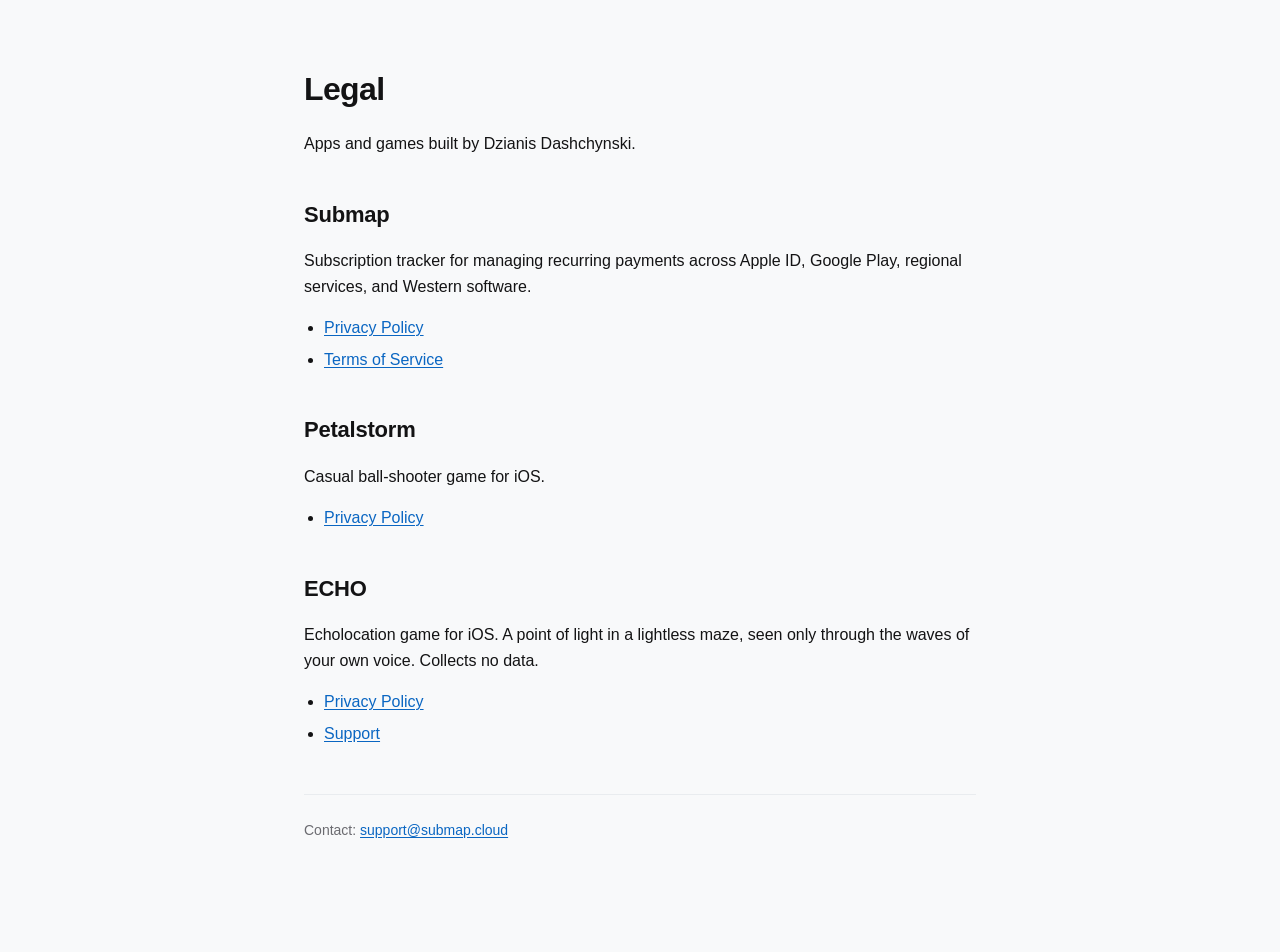
<file: index.html>
<!doctype html>
<html lang="en">
  <head>
    <meta charset="utf-8" />
    <meta name="viewport" content="width=device-width, initial-scale=1" />
    <title>Legal — Dzianis Dashchynski</title>
    <link rel="stylesheet" href="/style.css" />
  </head>
  <body>
    <main>
      <h1>Legal</h1>
      <p>
        Apps and games built by Dzianis Dashchynski.
      </p>

      <h2>Submap</h2>
      <p>
        Subscription tracker for managing recurring payments across Apple
        ID, Google Play, regional services, and Western software.
      </p>
      <ul>
        <li><a href="/privacy/">Privacy Policy</a></li>
        <li><a href="/terms/">Terms of Service</a></li>
      </ul>

      <h2>Petalstorm</h2>
      <p>
        Casual ball-shooter game for iOS.
      </p>
      <ul>
        <li><a href="/petalstorm/privacy/">Privacy Policy</a></li>
      </ul>

      <h2>ECHO</h2>
      <p>
        Echolocation game for iOS. A point of light in a lightless maze,
        seen only through the waves of your own voice. Collects no data.
      </p>
      <ul>
        <li><a href="/echo/privacy/">Privacy Policy</a></li>
        <li><a href="/echo/support/">Support</a></li>
      </ul>

      <p class="contact">
        Contact: <a href="mailto:support@submap.cloud">support@submap.cloud</a>
      </p>
    </main>
  </body>
</html>
</file>
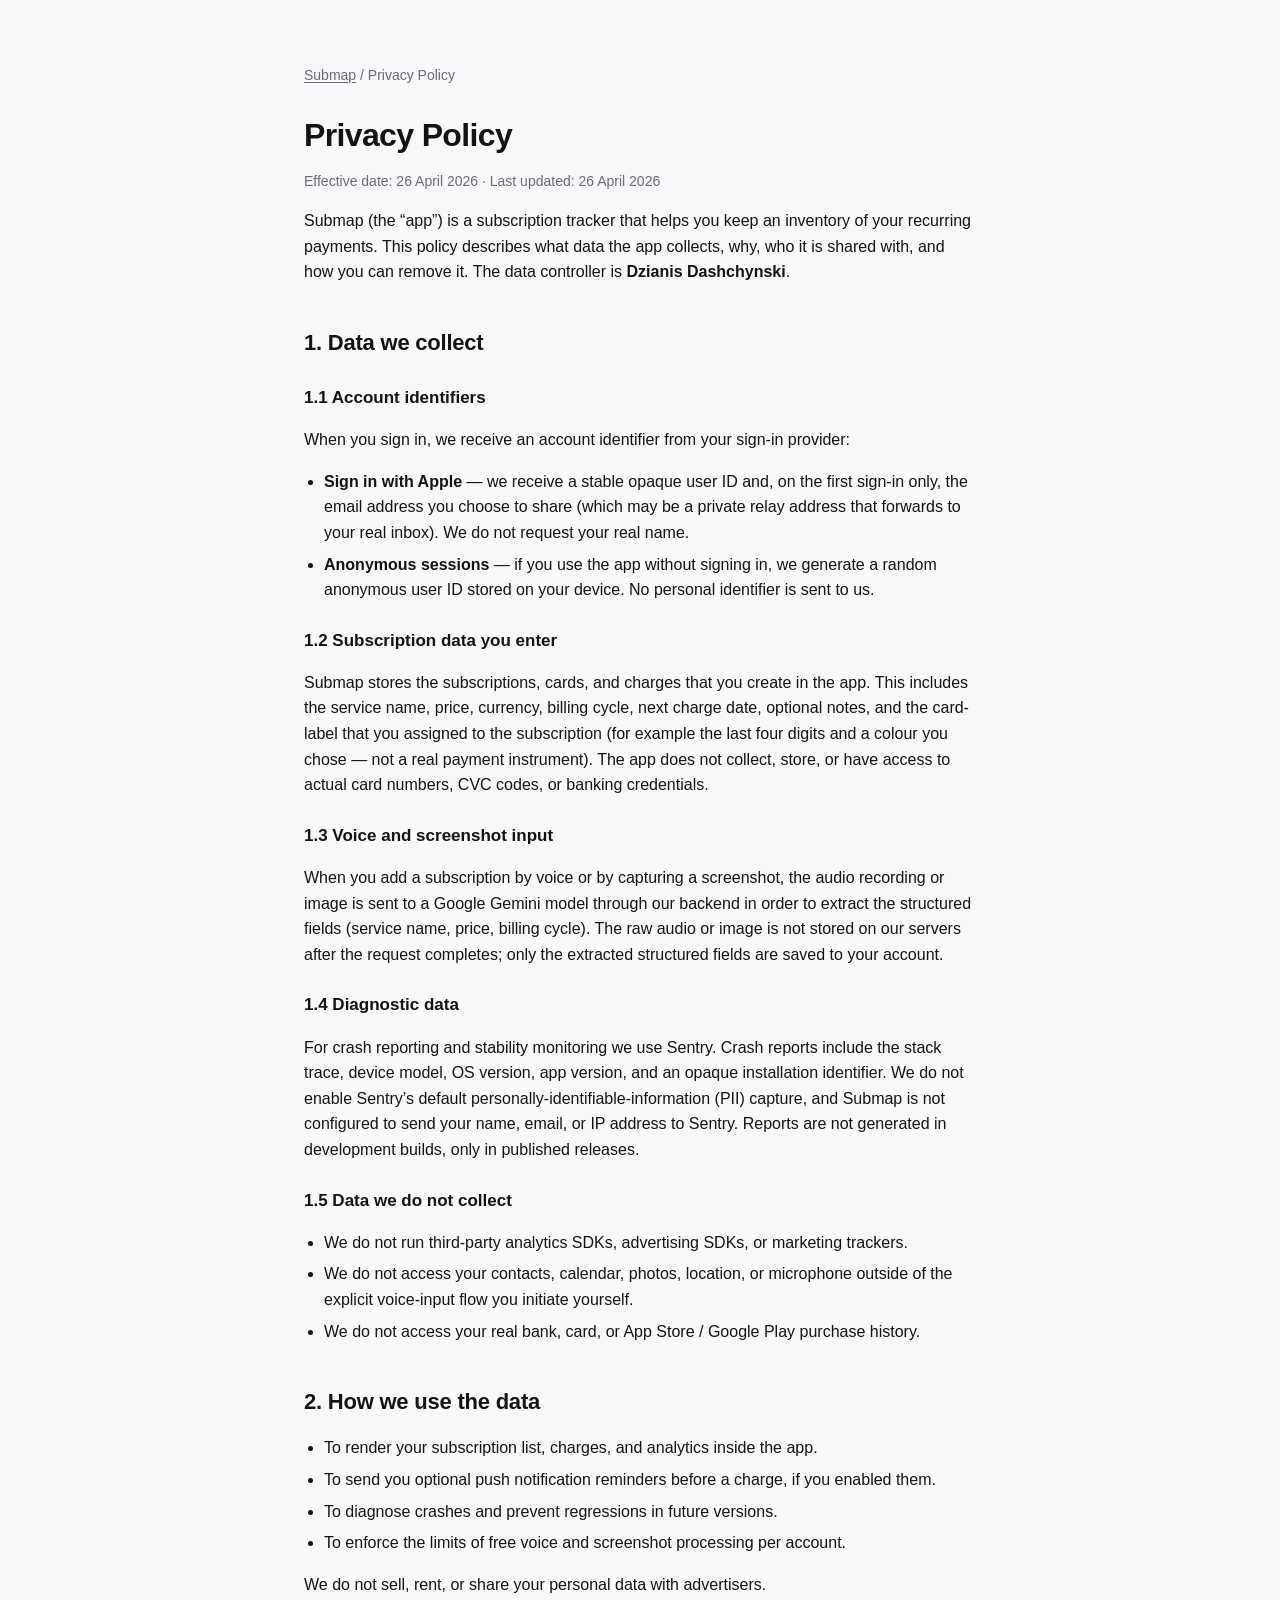
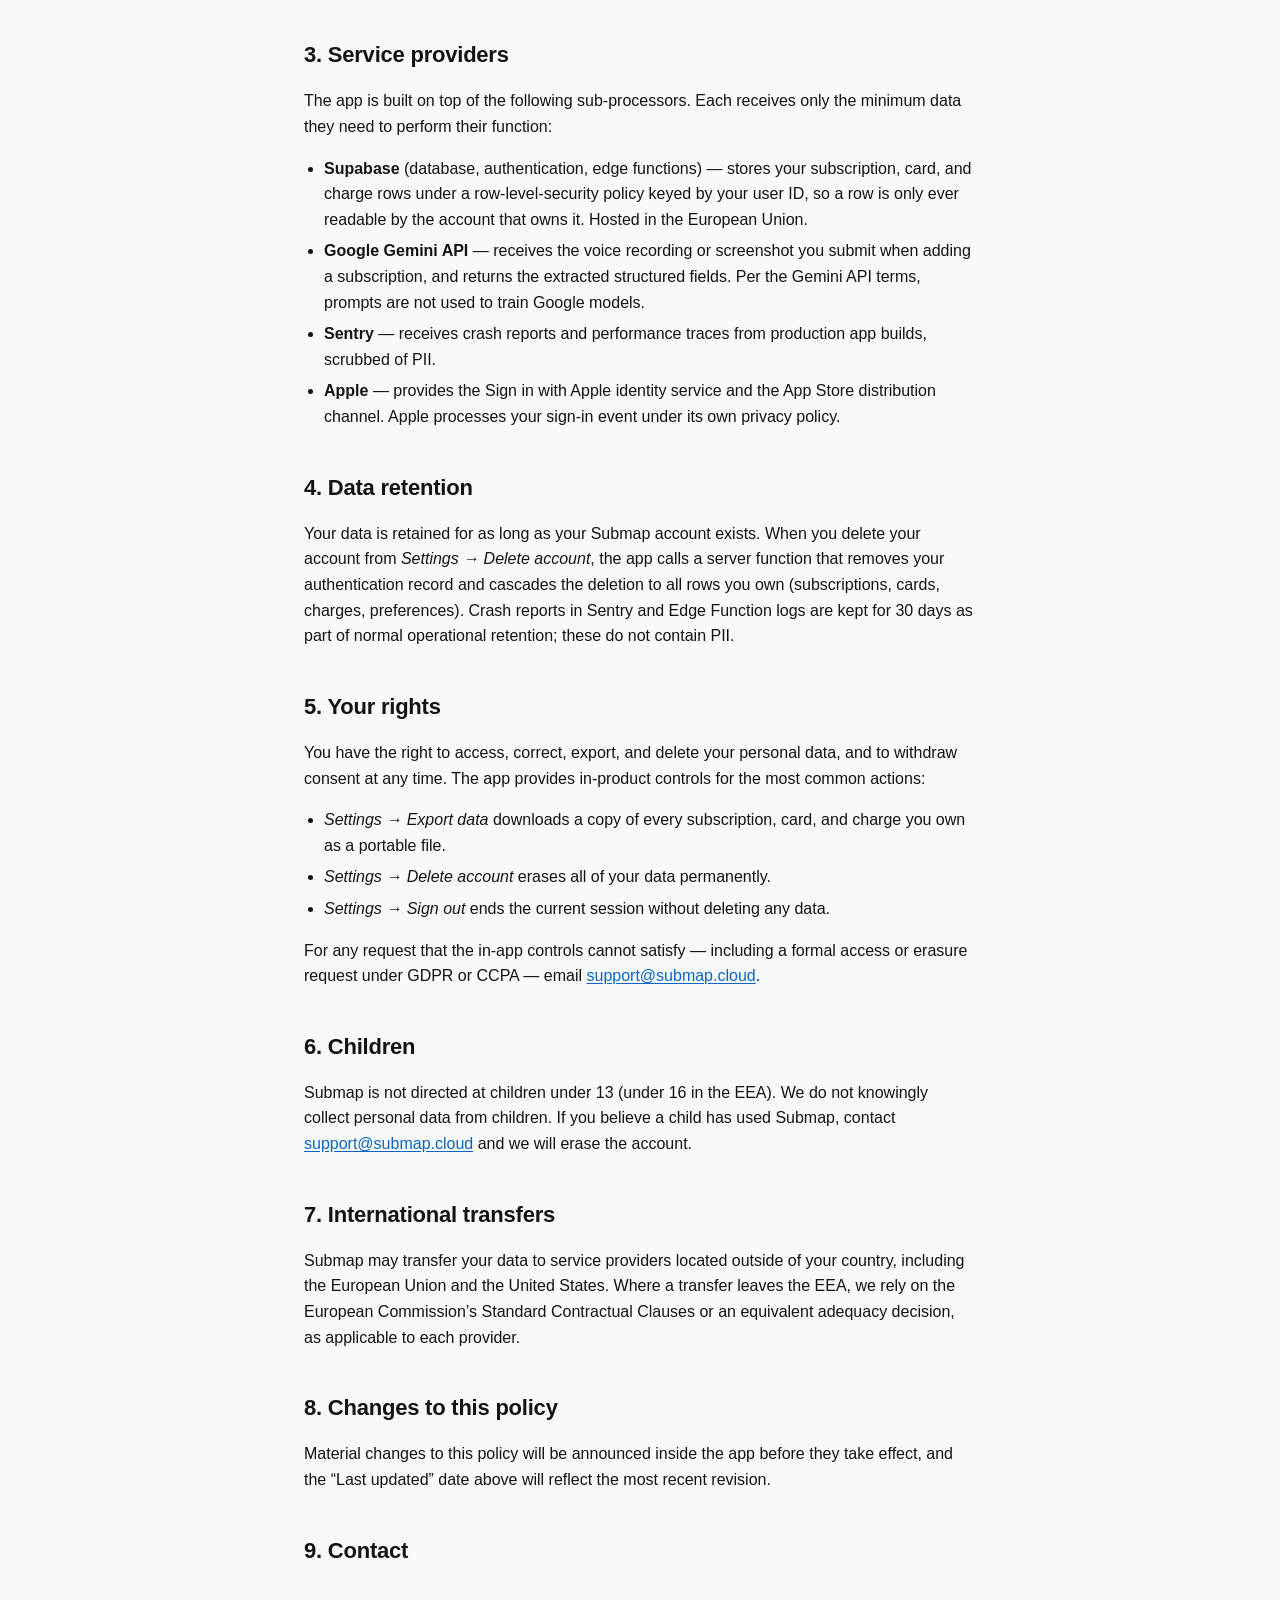
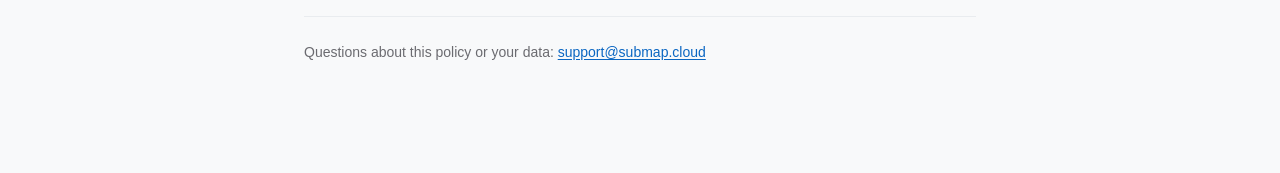
<file: privacy/index.html>
<!doctype html>
<html lang="en">
  <head>
    <meta charset="utf-8" />
    <meta name="viewport" content="width=device-width, initial-scale=1" />
    <title>Privacy Policy — Submap</title>
    <link rel="stylesheet" href="/style.css" />
  </head>
  <body>
    <main>
      <nav class="crumbs"><a href="/">Submap</a> / Privacy Policy</nav>
      <h1>Privacy Policy</h1>
      <p class="meta">Effective date: 26 April 2026 · Last updated: 26 April 2026</p>

      <p>
        Submap (the &ldquo;app&rdquo;) is a subscription tracker that helps
        you keep an inventory of your recurring payments. This policy
        describes what data the app collects, why, who it is shared with,
        and how you can remove it. The data controller is
        <strong>Dzianis Dashchynski</strong>.
      </p>

      <h2>1. Data we collect</h2>

      <h3>1.1 Account identifiers</h3>
      <p>
        When you sign in, we receive an account identifier from your sign-in
        provider:
      </p>
      <ul>
        <li>
          <strong>Sign in with Apple</strong> &mdash; we receive a stable
          opaque user ID and, on the first sign-in only, the email address
          you choose to share (which may be a private relay address that
          forwards to your real inbox). We do not request your real name.
        </li>
        <li>
          <strong>Anonymous sessions</strong> &mdash; if you use the app
          without signing in, we generate a random anonymous user ID stored
          on your device. No personal identifier is sent to us.
        </li>
      </ul>

      <h3>1.2 Subscription data you enter</h3>
      <p>
        Submap stores the subscriptions, cards, and charges that you create
        in the app. This includes the service name, price, currency,
        billing cycle, next charge date, optional notes, and the
        card-label that you assigned to the subscription (for example the
        last four digits and a colour you chose &mdash; not a real payment
        instrument). The app does not collect, store, or have access to
        actual card numbers, CVC codes, or banking credentials.
      </p>

      <h3>1.3 Voice and screenshot input</h3>
      <p>
        When you add a subscription by voice or by capturing a screenshot,
        the audio recording or image is sent to a Google Gemini model
        through our backend in order to extract the structured fields
        (service name, price, billing cycle). The raw audio or image is
        not stored on our servers after the request completes; only the
        extracted structured fields are saved to your account.
      </p>

      <h3>1.4 Diagnostic data</h3>
      <p>
        For crash reporting and stability monitoring we use Sentry. Crash
        reports include the stack trace, device model, OS version, app
        version, and an opaque installation identifier. We do not enable
        Sentry&rsquo;s default personally-identifiable-information (PII)
        capture, and Submap is not configured to send your name, email,
        or IP address to Sentry. Reports are not generated in development
        builds, only in published releases.
      </p>

      <h3>1.5 Data we do not collect</h3>
      <ul>
        <li>We do not run third-party analytics SDKs, advertising SDKs, or marketing trackers.</li>
        <li>We do not access your contacts, calendar, photos, location, or microphone outside of the explicit voice-input flow you initiate yourself.</li>
        <li>We do not access your real bank, card, or App Store / Google Play purchase history.</li>
      </ul>

      <h2>2. How we use the data</h2>
      <ul>
        <li>To render your subscription list, charges, and analytics inside the app.</li>
        <li>To send you optional push notification reminders before a charge, if you enabled them.</li>
        <li>To diagnose crashes and prevent regressions in future versions.</li>
        <li>To enforce the limits of free voice and screenshot processing per account.</li>
      </ul>
      <p>
        We do not sell, rent, or share your personal data with advertisers.
      </p>

      <h2>3. Service providers</h2>
      <p>
        The app is built on top of the following sub-processors. Each
        receives only the minimum data they need to perform their function:
      </p>
      <ul>
        <li>
          <strong>Supabase</strong> (database, authentication, edge
          functions) &mdash; stores your subscription, card, and charge
          rows under a row-level-security policy keyed by your user ID,
          so a row is only ever readable by the account that owns it.
          Hosted in the European Union.
        </li>
        <li>
          <strong>Google Gemini API</strong> &mdash; receives the voice
          recording or screenshot you submit when adding a subscription,
          and returns the extracted structured fields. Per the Gemini API
          terms, prompts are not used to train Google models.
        </li>
        <li>
          <strong>Sentry</strong> &mdash; receives crash reports and
          performance traces from production app builds, scrubbed of PII.
        </li>
        <li>
          <strong>Apple</strong> &mdash; provides the Sign in with Apple
          identity service and the App Store distribution channel. Apple
          processes your sign-in event under its own privacy policy.
        </li>
      </ul>

      <h2>4. Data retention</h2>
      <p>
        Your data is retained for as long as your Submap account exists.
        When you delete your account from
        <em>Settings → Delete account</em>, the app calls a server
        function that removes your authentication record and cascades the
        deletion to all rows you own (subscriptions, cards, charges,
        preferences). Crash reports in Sentry and Edge Function logs are
        kept for 30 days as part of normal operational retention; these
        do not contain PII.
      </p>

      <h2>5. Your rights</h2>
      <p>
        You have the right to access, correct, export, and delete your
        personal data, and to withdraw consent at any time. The app
        provides in-product controls for the most common actions:
      </p>
      <ul>
        <li><em>Settings → Export data</em> downloads a copy of every subscription, card, and charge you own as a portable file.</li>
        <li><em>Settings → Delete account</em> erases all of your data permanently.</li>
        <li><em>Settings → Sign out</em> ends the current session without deleting any data.</li>
      </ul>
      <p>
        For any request that the in-app controls cannot satisfy &mdash;
        including a formal access or erasure request under GDPR or
        CCPA &mdash; email
        <a href="mailto:support@submap.cloud">support@submap.cloud</a>.
      </p>

      <h2>6. Children</h2>
      <p>
        Submap is not directed at children under 13 (under 16 in the EEA).
        We do not knowingly collect personal data from children. If you
        believe a child has used Submap, contact
        <a href="mailto:support@submap.cloud">support@submap.cloud</a> and
        we will erase the account.
      </p>

      <h2>7. International transfers</h2>
      <p>
        Submap may transfer your data to service providers located outside
        of your country, including the European Union and the United
        States. Where a transfer leaves the EEA, we rely on the European
        Commission&rsquo;s Standard Contractual Clauses or an equivalent
        adequacy decision, as applicable to each provider.
      </p>

      <h2>8. Changes to this policy</h2>
      <p>
        Material changes to this policy will be announced inside the app
        before they take effect, and the &ldquo;Last updated&rdquo; date
        above will reflect the most recent revision.
      </p>

      <h2>9. Contact</h2>
      <p class="contact">
        Questions about this policy or your data:
        <a href="mailto:support@submap.cloud">support@submap.cloud</a>
      </p>
    </main>
  </body>
</html>
</file>
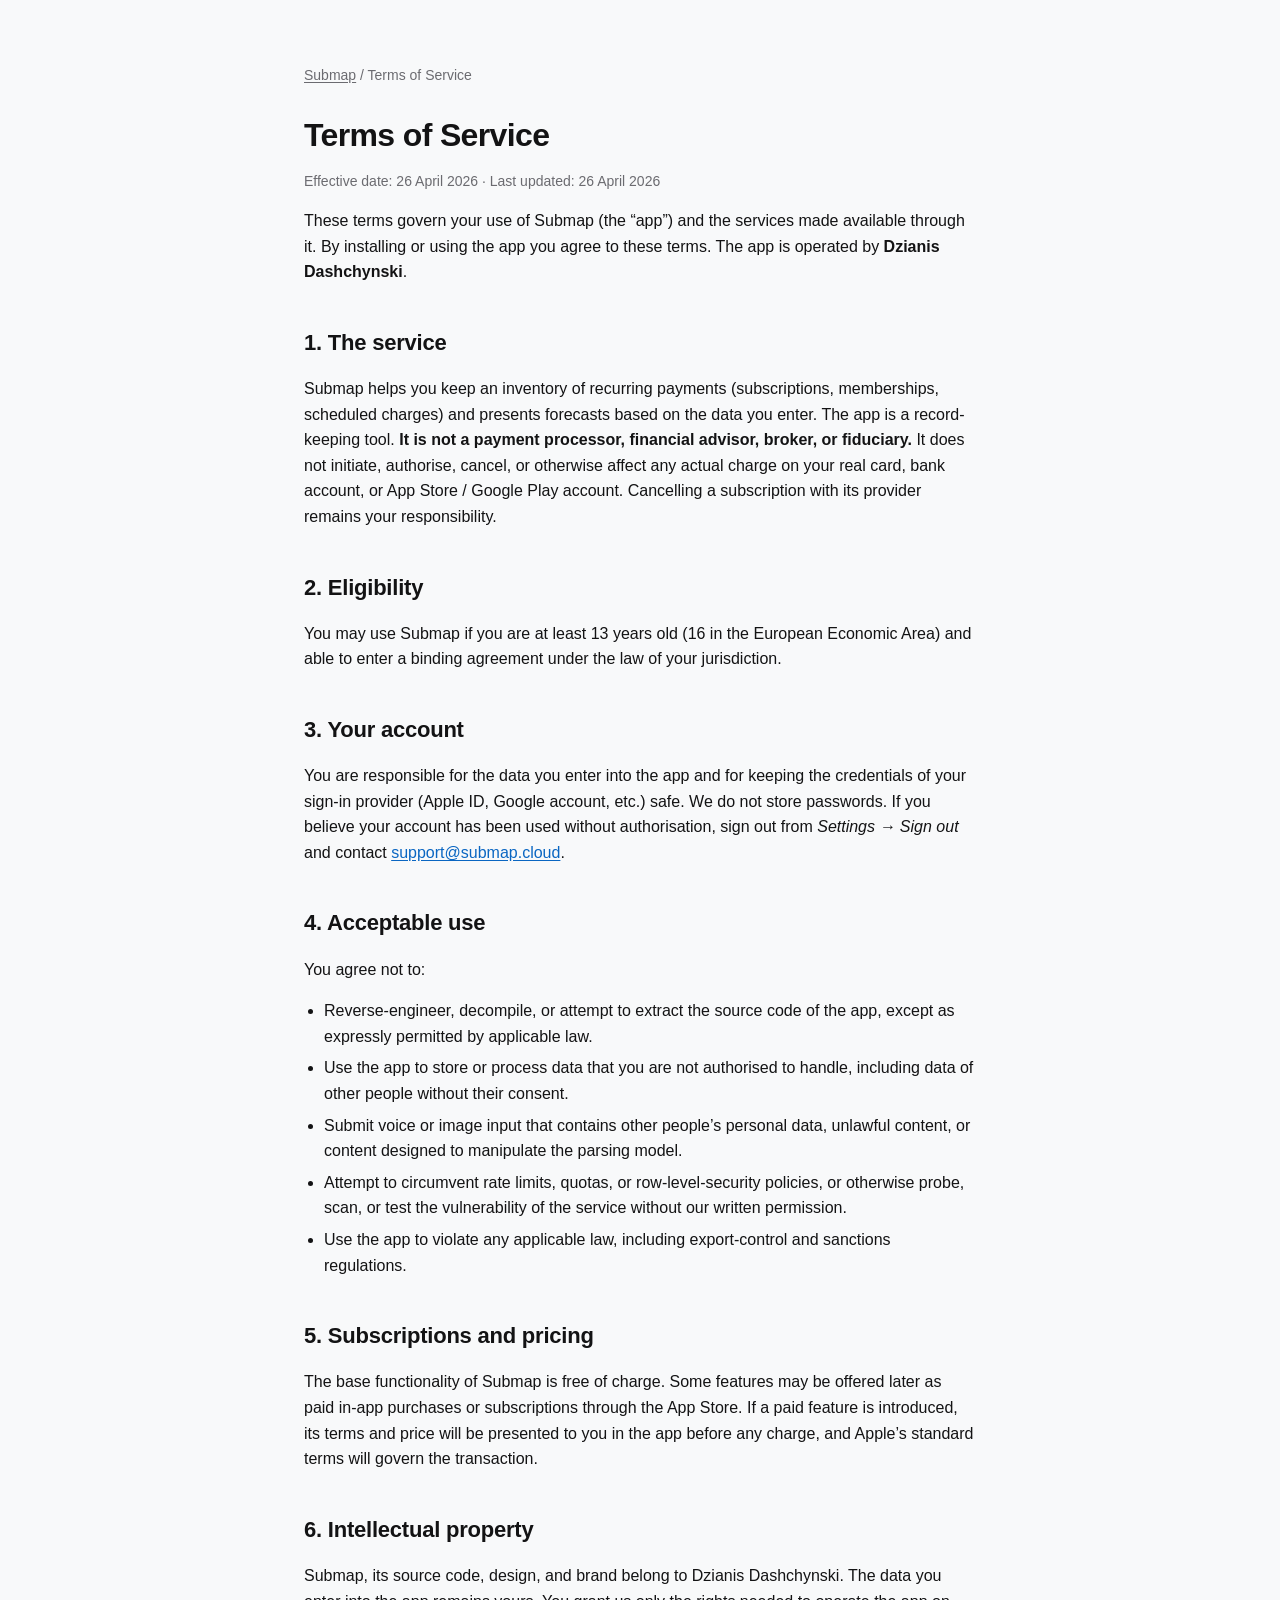
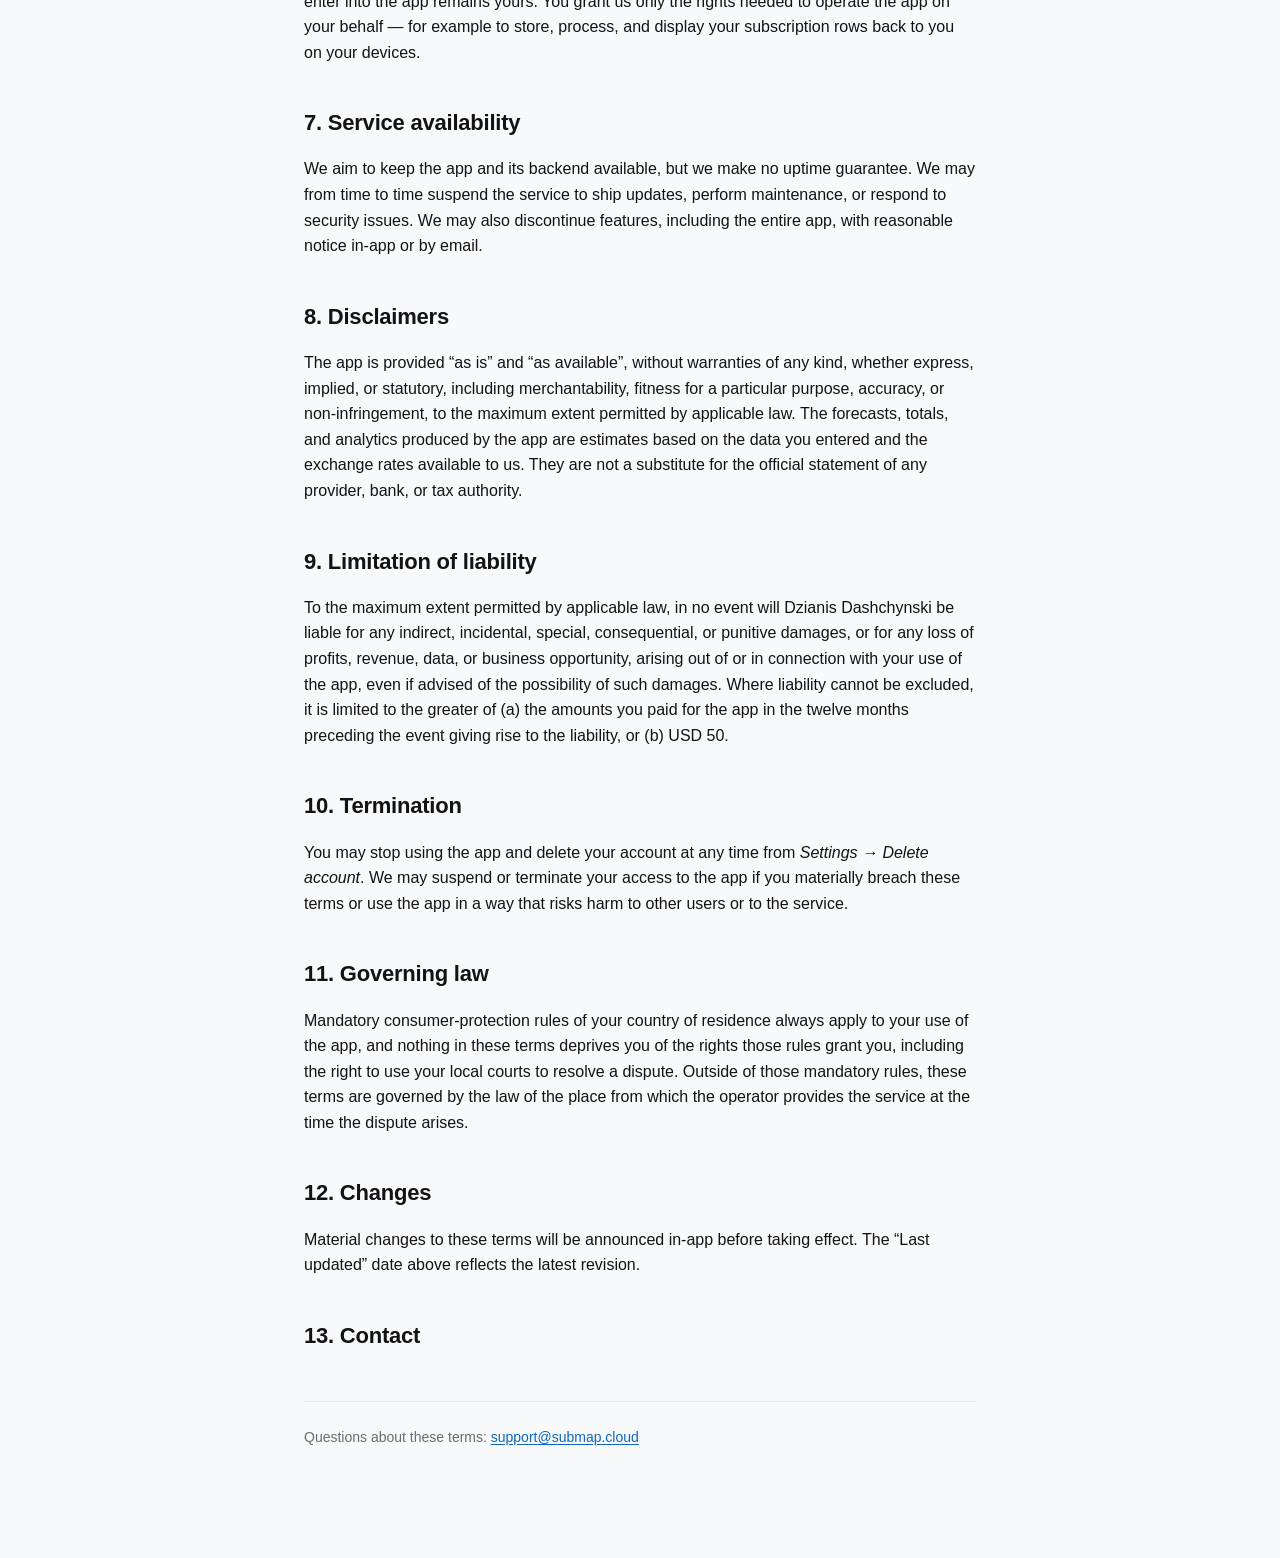
<file: terms/index.html>
<!doctype html>
<html lang="en">
  <head>
    <meta charset="utf-8" />
    <meta name="viewport" content="width=device-width, initial-scale=1" />
    <title>Terms of Service — Submap</title>
    <link rel="stylesheet" href="/style.css" />
  </head>
  <body>
    <main>
      <nav class="crumbs"><a href="/">Submap</a> / Terms of Service</nav>
      <h1>Terms of Service</h1>
      <p class="meta">Effective date: 26 April 2026 · Last updated: 26 April 2026</p>

      <p>
        These terms govern your use of Submap (the &ldquo;app&rdquo;) and
        the services made available through it. By installing or using the
        app you agree to these terms. The app is operated by
        <strong>Dzianis Dashchynski</strong>.
      </p>

      <h2>1. The service</h2>
      <p>
        Submap helps you keep an inventory of recurring payments
        (subscriptions, memberships, scheduled charges) and presents
        forecasts based on the data you enter. The app is a record-keeping
        tool. <strong>It is not a payment processor, financial advisor,
        broker, or fiduciary.</strong> It does not initiate, authorise,
        cancel, or otherwise affect any actual charge on your real card,
        bank account, or App Store / Google Play account. Cancelling a
        subscription with its provider remains your responsibility.
      </p>

      <h2>2. Eligibility</h2>
      <p>
        You may use Submap if you are at least 13 years old (16 in the
        European Economic Area) and able to enter a binding agreement
        under the law of your jurisdiction.
      </p>

      <h2>3. Your account</h2>
      <p>
        You are responsible for the data you enter into the app and for
        keeping the credentials of your sign-in provider (Apple ID,
        Google account, etc.) safe. We do not store passwords. If you
        believe your account has been used without authorisation, sign
        out from <em>Settings → Sign out</em> and contact
        <a href="mailto:support@submap.cloud">support@submap.cloud</a>.
      </p>

      <h2>4. Acceptable use</h2>
      <p>You agree not to:</p>
      <ul>
        <li>Reverse-engineer, decompile, or attempt to extract the source code of the app, except as expressly permitted by applicable law.</li>
        <li>Use the app to store or process data that you are not authorised to handle, including data of other people without their consent.</li>
        <li>Submit voice or image input that contains other people&rsquo;s personal data, unlawful content, or content designed to manipulate the parsing model.</li>
        <li>Attempt to circumvent rate limits, quotas, or row-level-security policies, or otherwise probe, scan, or test the vulnerability of the service without our written permission.</li>
        <li>Use the app to violate any applicable law, including export-control and sanctions regulations.</li>
      </ul>

      <h2>5. Subscriptions and pricing</h2>
      <p>
        The base functionality of Submap is free of charge. Some features
        may be offered later as paid in-app purchases or subscriptions
        through the App Store. If a paid feature is introduced, its terms
        and price will be presented to you in the app before any charge,
        and Apple&rsquo;s standard terms will govern the transaction.
      </p>

      <h2>6. Intellectual property</h2>
      <p>
        Submap, its source code, design, and brand belong to Dzianis
        Dashchynski. The data you enter into the app remains yours. You
        grant us only the rights needed to operate the app on your
        behalf &mdash; for example to store, process, and display your
        subscription rows back to you on your devices.
      </p>

      <h2>7. Service availability</h2>
      <p>
        We aim to keep the app and its backend available, but we make no
        uptime guarantee. We may from time to time suspend the service to
        ship updates, perform maintenance, or respond to security issues.
        We may also discontinue features, including the entire app, with
        reasonable notice in-app or by email.
      </p>

      <h2>8. Disclaimers</h2>
      <p>
        The app is provided &ldquo;as is&rdquo; and &ldquo;as
        available&rdquo;, without warranties of any kind, whether
        express, implied, or statutory, including merchantability,
        fitness for a particular purpose, accuracy, or non-infringement,
        to the maximum extent permitted by applicable law. The forecasts,
        totals, and analytics produced by the app are estimates based on
        the data you entered and the exchange rates available to us.
        They are not a substitute for the official statement of any
        provider, bank, or tax authority.
      </p>

      <h2>9. Limitation of liability</h2>
      <p>
        To the maximum extent permitted by applicable law, in no event
        will Dzianis Dashchynski be liable for any indirect, incidental,
        special, consequential, or punitive damages, or for any loss of
        profits, revenue, data, or business opportunity, arising out of
        or in connection with your use of the app, even if advised of the
        possibility of such damages. Where liability cannot be excluded,
        it is limited to the greater of (a) the amounts you paid for the
        app in the twelve months preceding the event giving rise to the
        liability, or (b) USD 50.
      </p>

      <h2>10. Termination</h2>
      <p>
        You may stop using the app and delete your account at any time
        from <em>Settings → Delete account</em>. We may suspend or
        terminate your access to the app if you materially breach these
        terms or use the app in a way that risks harm to other users or
        to the service.
      </p>

      <h2>11. Governing law</h2>
      <p>
        Mandatory consumer-protection rules of your country of residence
        always apply to your use of the app, and nothing in these terms
        deprives you of the rights those rules grant you, including the
        right to use your local courts to resolve a dispute. Outside of
        those mandatory rules, these terms are governed by the law of
        the place from which the operator provides the service at the
        time the dispute arises.
      </p>

      <h2>12. Changes</h2>
      <p>
        Material changes to these terms will be announced in-app before
        taking effect. The &ldquo;Last updated&rdquo; date above reflects
        the latest revision.
      </p>

      <h2>13. Contact</h2>
      <p class="contact">
        Questions about these terms:
        <a href="mailto:support@submap.cloud">support@submap.cloud</a>
      </p>
    </main>
  </body>
</html>
</file>
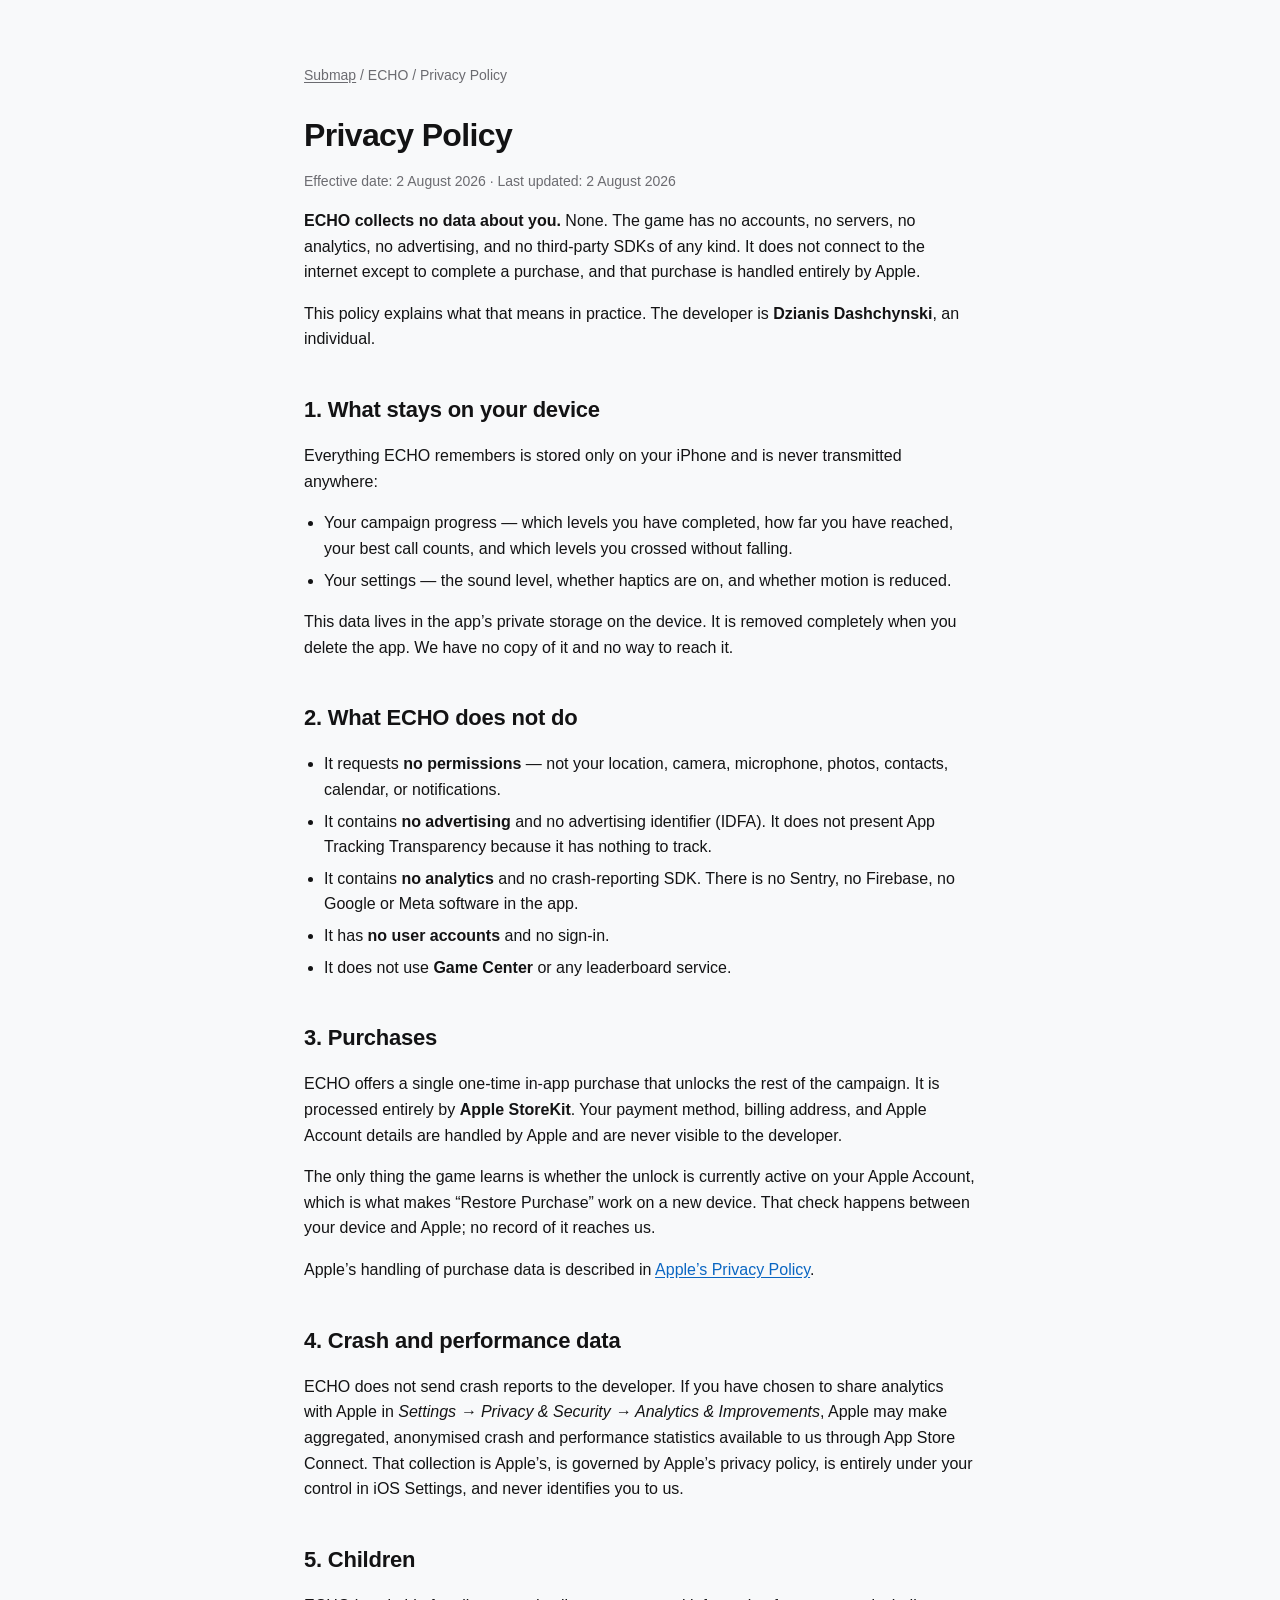
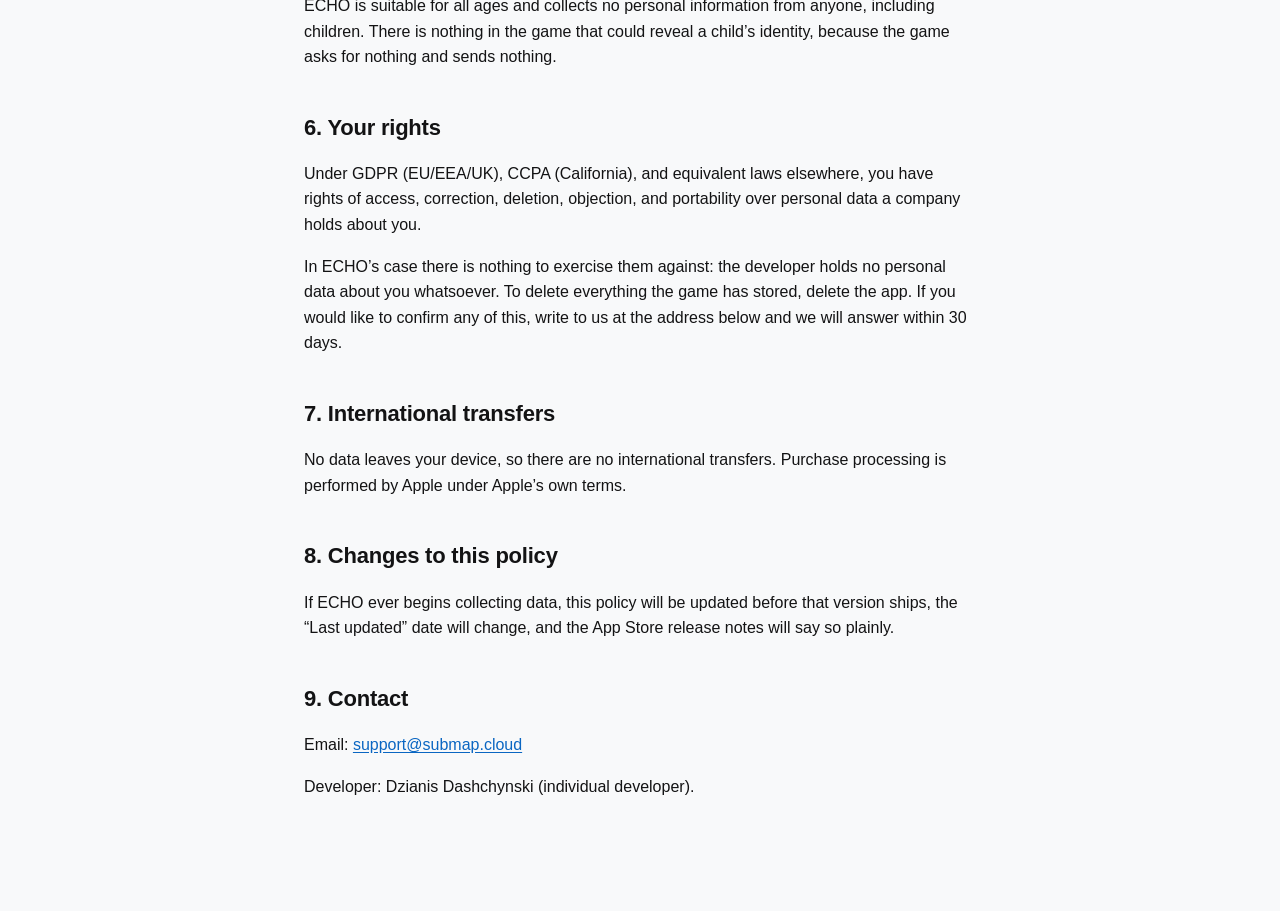
<file: echo/privacy/index.html>
<!doctype html>
<html lang="en">
  <head>
    <meta charset="utf-8" />
    <meta name="viewport" content="width=device-width, initial-scale=1" />
    <title>Privacy Policy — ECHO</title>
    <link rel="stylesheet" href="/style.css" />
  </head>
  <body>
    <main>
      <nav class="crumbs"><a href="/">Submap</a> / ECHO / Privacy Policy</nav>
      <h1>Privacy Policy</h1>
      <p class="meta">Effective date: 2 August 2026 · Last updated: 2 August 2026</p>

      <p>
        <strong>ECHO collects no data about you.</strong> None. The game
        has no accounts, no servers, no analytics, no advertising, and no
        third-party SDKs of any kind. It does not connect to the internet
        except to complete a purchase, and that purchase is handled
        entirely by Apple.
      </p>
      <p>
        This policy explains what that means in practice. The developer is
        <strong>Dzianis Dashchynski</strong>, an individual.
      </p>

      <h2>1. What stays on your device</h2>
      <p>
        Everything ECHO remembers is stored only on your iPhone and is
        never transmitted anywhere:
      </p>
      <ul>
        <li>Your campaign progress &mdash; which levels you have completed,
          how far you have reached, your best call counts, and which levels
          you crossed without falling.</li>
        <li>Your settings &mdash; the sound level, whether haptics are on,
          and whether motion is reduced.</li>
      </ul>
      <p>
        This data lives in the app&rsquo;s private storage on the device.
        It is removed completely when you delete the app. We have no copy
        of it and no way to reach it.
      </p>

      <h2>2. What ECHO does not do</h2>
      <ul>
        <li>It requests <strong>no permissions</strong> &mdash; not your
          location, camera, microphone, photos, contacts, calendar, or
          notifications.</li>
        <li>It contains <strong>no advertising</strong> and no advertising
          identifier (IDFA). It does not present App Tracking Transparency
          because it has nothing to track.</li>
        <li>It contains <strong>no analytics</strong> and no crash-reporting
          SDK. There is no Sentry, no Firebase, no Google or Meta software
          in the app.</li>
        <li>It has <strong>no user accounts</strong> and no sign-in.</li>
        <li>It does not use <strong>Game Center</strong> or any leaderboard
          service.</li>
      </ul>

      <h2>3. Purchases</h2>
      <p>
        ECHO offers a single one-time in-app purchase that unlocks the
        rest of the campaign. It is processed entirely by
        <strong>Apple StoreKit</strong>. Your payment method, billing
        address, and Apple Account details are handled by Apple and are
        never visible to the developer.
      </p>
      <p>
        The only thing the game learns is whether the unlock is currently
        active on your Apple Account, which is what makes
        &ldquo;Restore Purchase&rdquo; work on a new device. That check
        happens between your device and Apple; no record of it reaches us.
      </p>
      <p>
        Apple&rsquo;s handling of purchase data is described in
        <a href="https://www.apple.com/legal/privacy/" rel="noopener" target="_blank">Apple&rsquo;s Privacy Policy</a>.
      </p>

      <h2>4. Crash and performance data</h2>
      <p>
        ECHO does not send crash reports to the developer. If you have
        chosen to share analytics with Apple in
        <em>Settings &rarr; Privacy &amp; Security &rarr; Analytics &amp;
        Improvements</em>, Apple may make aggregated, anonymised crash and
        performance statistics available to us through App Store Connect.
        That collection is Apple&rsquo;s, is governed by Apple&rsquo;s
        privacy policy, is entirely under your control in iOS Settings, and
        never identifies you to us.
      </p>

      <h2>5. Children</h2>
      <p>
        ECHO is suitable for all ages and collects no personal information
        from anyone, including children. There is nothing in the game that
        could reveal a child&rsquo;s identity, because the game asks for
        nothing and sends nothing.
      </p>

      <h2>6. Your rights</h2>
      <p>
        Under GDPR (EU/EEA/UK), CCPA (California), and equivalent laws
        elsewhere, you have rights of access, correction, deletion,
        objection, and portability over personal data a company holds
        about you.
      </p>
      <p>
        In ECHO&rsquo;s case there is nothing to exercise them against: the
        developer holds no personal data about you whatsoever. To delete
        everything the game has stored, delete the app. If you would like
        to confirm any of this, write to us at the address below and we
        will answer within 30 days.
      </p>

      <h2>7. International transfers</h2>
      <p>
        No data leaves your device, so there are no international
        transfers. Purchase processing is performed by Apple under
        Apple&rsquo;s own terms.
      </p>

      <h2>8. Changes to this policy</h2>
      <p>
        If ECHO ever begins collecting data, this policy will be updated
        before that version ships, the &ldquo;Last updated&rdquo; date will
        change, and the App Store release notes will say so plainly.
      </p>

      <h2>9. Contact</h2>
      <p>
        Email: <a href="mailto:support@submap.cloud">support@submap.cloud</a>
      </p>
      <p>
        Developer: Dzianis Dashchynski (individual developer).
      </p>
    </main>
  </body>
</html>
</file>
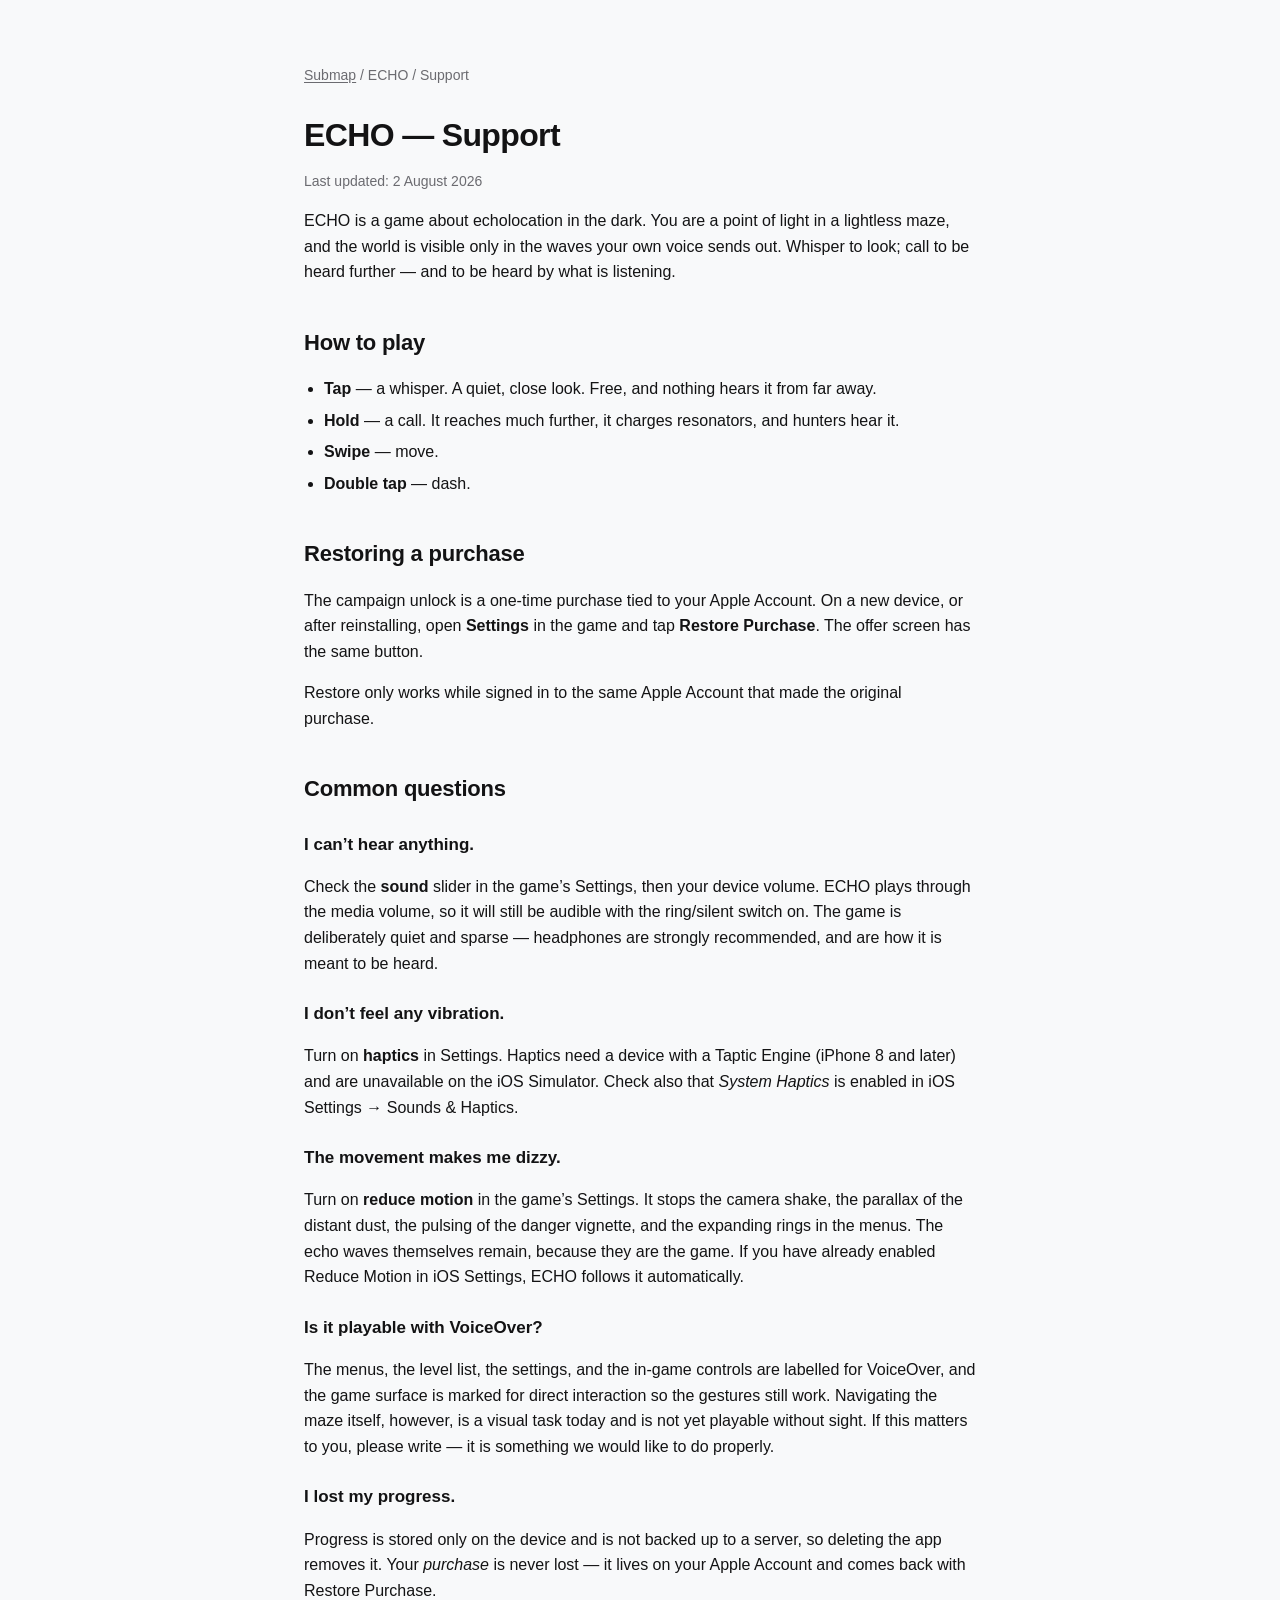
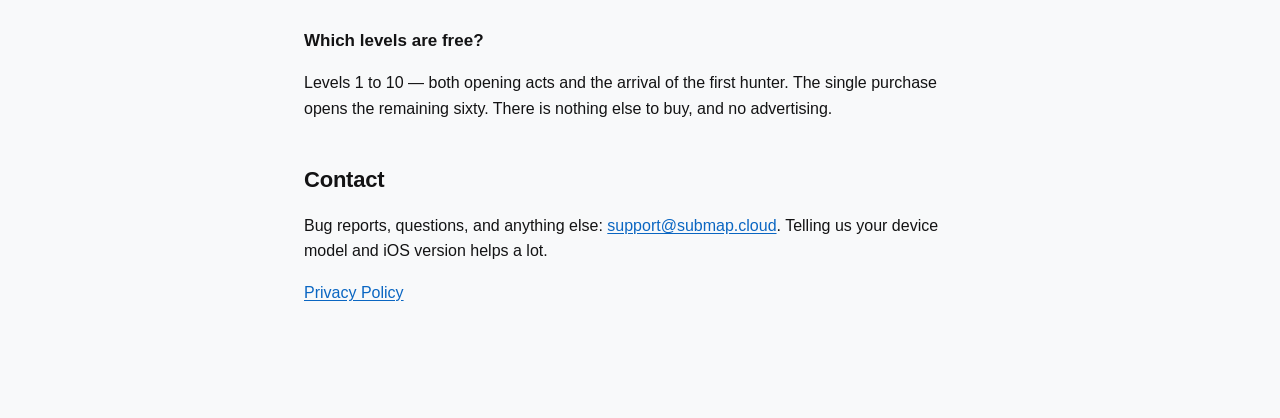
<file: echo/support/index.html>
<!doctype html>
<html lang="en">
  <head>
    <meta charset="utf-8" />
    <meta name="viewport" content="width=device-width, initial-scale=1" />
    <title>Support — ECHO</title>
    <link rel="stylesheet" href="/style.css" />
  </head>
  <body>
    <main>
      <nav class="crumbs"><a href="/">Submap</a> / ECHO / Support</nav>
      <h1>ECHO — Support</h1>
      <p class="meta">Last updated: 2 August 2026</p>

      <p>
        ECHO is a game about echolocation in the dark. You are a point of
        light in a lightless maze, and the world is visible only in the
        waves your own voice sends out. Whisper to look; call to be heard
        further &mdash; and to be heard by what is listening.
      </p>

      <h2>How to play</h2>
      <ul>
        <li><strong>Tap</strong> &mdash; a whisper. A quiet, close look. Free,
          and nothing hears it from far away.</li>
        <li><strong>Hold</strong> &mdash; a call. It reaches much further, it
          charges resonators, and hunters hear it.</li>
        <li><strong>Swipe</strong> &mdash; move.</li>
        <li><strong>Double tap</strong> &mdash; dash.</li>
      </ul>

      <h2>Restoring a purchase</h2>
      <p>
        The campaign unlock is a one-time purchase tied to your Apple
        Account. On a new device, or after reinstalling, open
        <strong>Settings</strong> in the game and tap
        <strong>Restore Purchase</strong>. The offer screen has the same
        button.
      </p>
      <p>
        Restore only works while signed in to the same Apple Account that
        made the original purchase.
      </p>

      <h2>Common questions</h2>

      <h3>I can&rsquo;t hear anything.</h3>
      <p>
        Check the <strong>sound</strong> slider in the game&rsquo;s Settings,
        then your device volume. ECHO plays through the media volume, so it
        will still be audible with the ring/silent switch on. The game is
        deliberately quiet and sparse &mdash; headphones are strongly
        recommended, and are how it is meant to be heard.
      </p>

      <h3>I don&rsquo;t feel any vibration.</h3>
      <p>
        Turn on <strong>haptics</strong> in Settings. Haptics need a device
        with a Taptic Engine (iPhone 8 and later) and are unavailable on the
        iOS Simulator. Check also that <em>System Haptics</em> is enabled in
        iOS Settings &rarr; Sounds &amp; Haptics.
      </p>

      <h3>The movement makes me dizzy.</h3>
      <p>
        Turn on <strong>reduce motion</strong> in the game&rsquo;s Settings.
        It stops the camera shake, the parallax of the distant dust, the
        pulsing of the danger vignette, and the expanding rings in the
        menus. The echo waves themselves remain, because they are the game.
        If you have already enabled Reduce Motion in iOS Settings, ECHO
        follows it automatically.
      </p>

      <h3>Is it playable with VoiceOver?</h3>
      <p>
        The menus, the level list, the settings, and the in-game controls
        are labelled for VoiceOver, and the game surface is marked for
        direct interaction so the gestures still work. Navigating the maze
        itself, however, is a visual task today and is not yet playable
        without sight. If this matters to you, please write &mdash; it is
        something we would like to do properly.
      </p>

      <h3>I lost my progress.</h3>
      <p>
        Progress is stored only on the device and is not backed up to a
        server, so deleting the app removes it. Your <em>purchase</em> is
        never lost &mdash; it lives on your Apple Account and comes back
        with Restore Purchase.
      </p>

      <h3>Which levels are free?</h3>
      <p>
        Levels 1 to 10 &mdash; both opening acts and the arrival of the
        first hunter. The single purchase opens the remaining sixty. There
        is nothing else to buy, and no advertising.
      </p>

      <h2>Contact</h2>
      <p>
        Bug reports, questions, and anything else:
        <a href="mailto:support@submap.cloud">support@submap.cloud</a>.
        Telling us your device model and iOS version helps a lot.
      </p>
      <p>
        <a href="/echo/privacy/">Privacy Policy</a>
      </p>
    </main>
  </body>
</html>
</file>
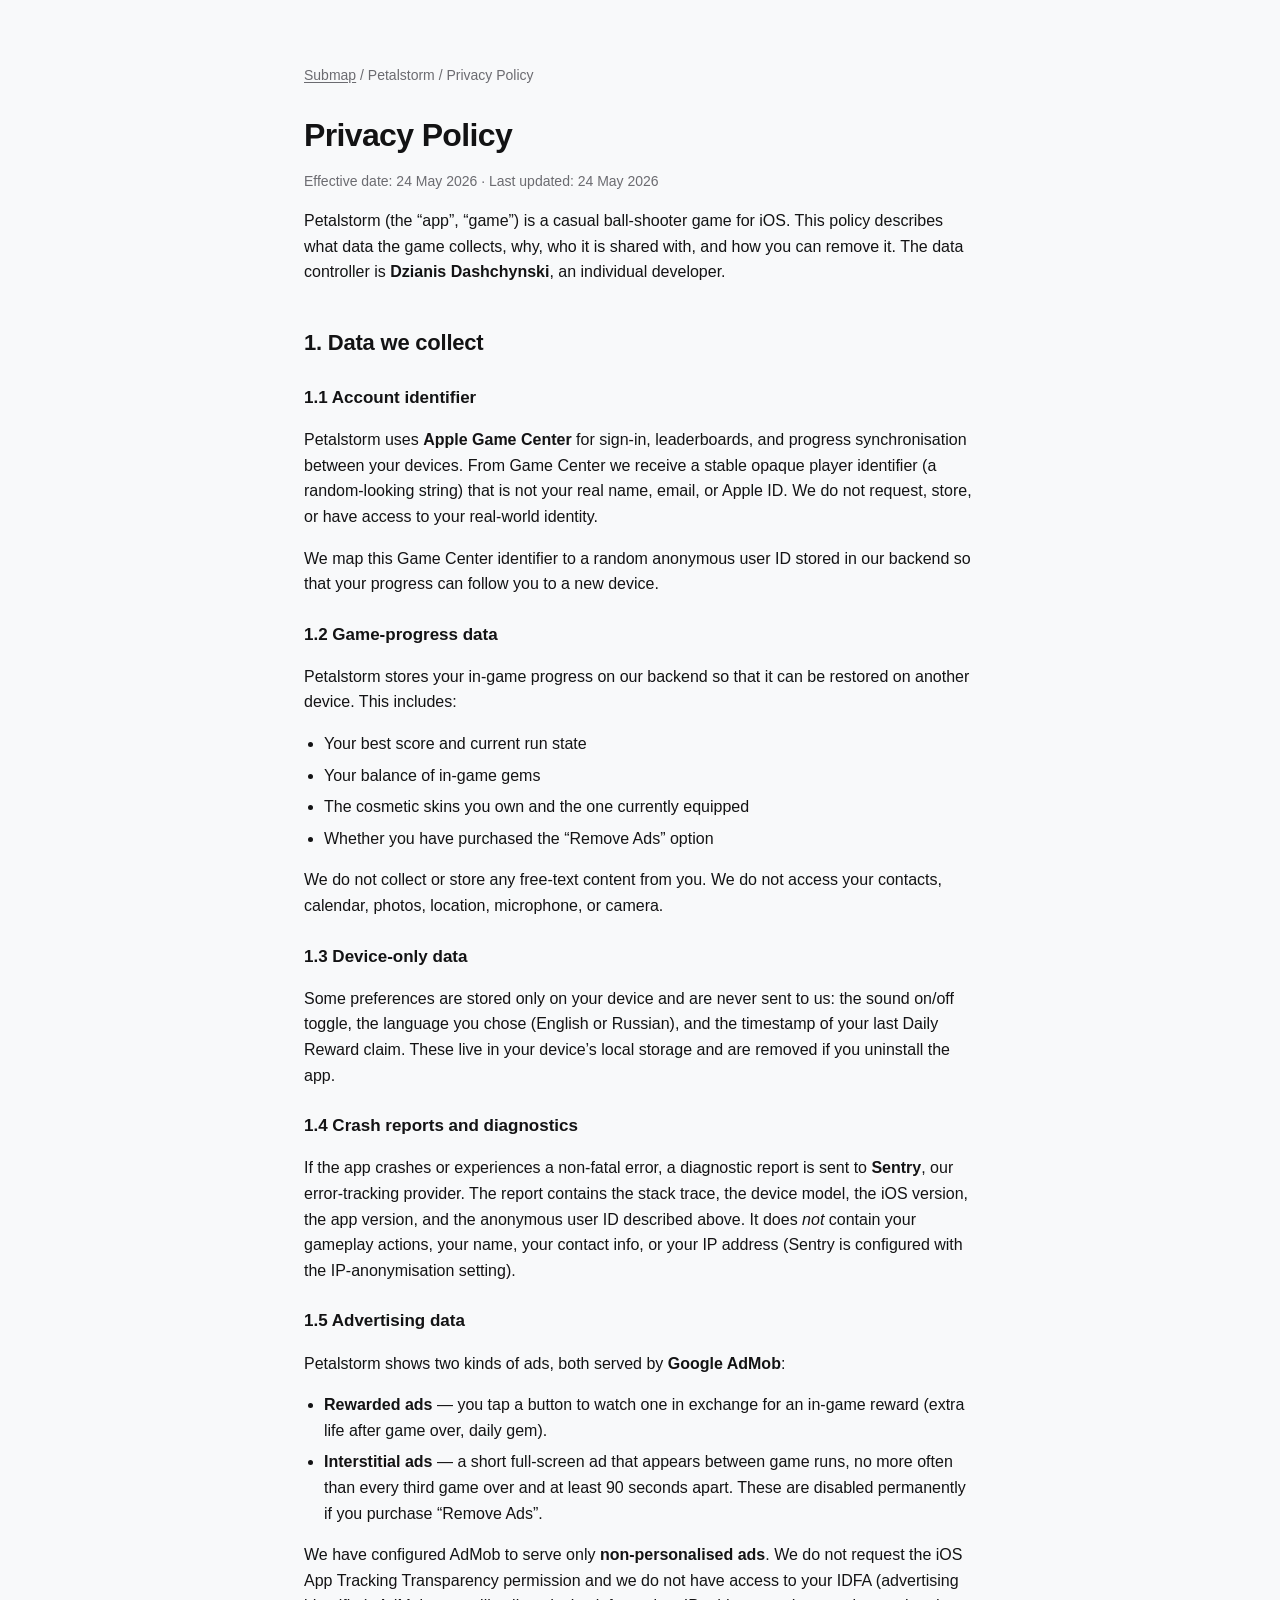
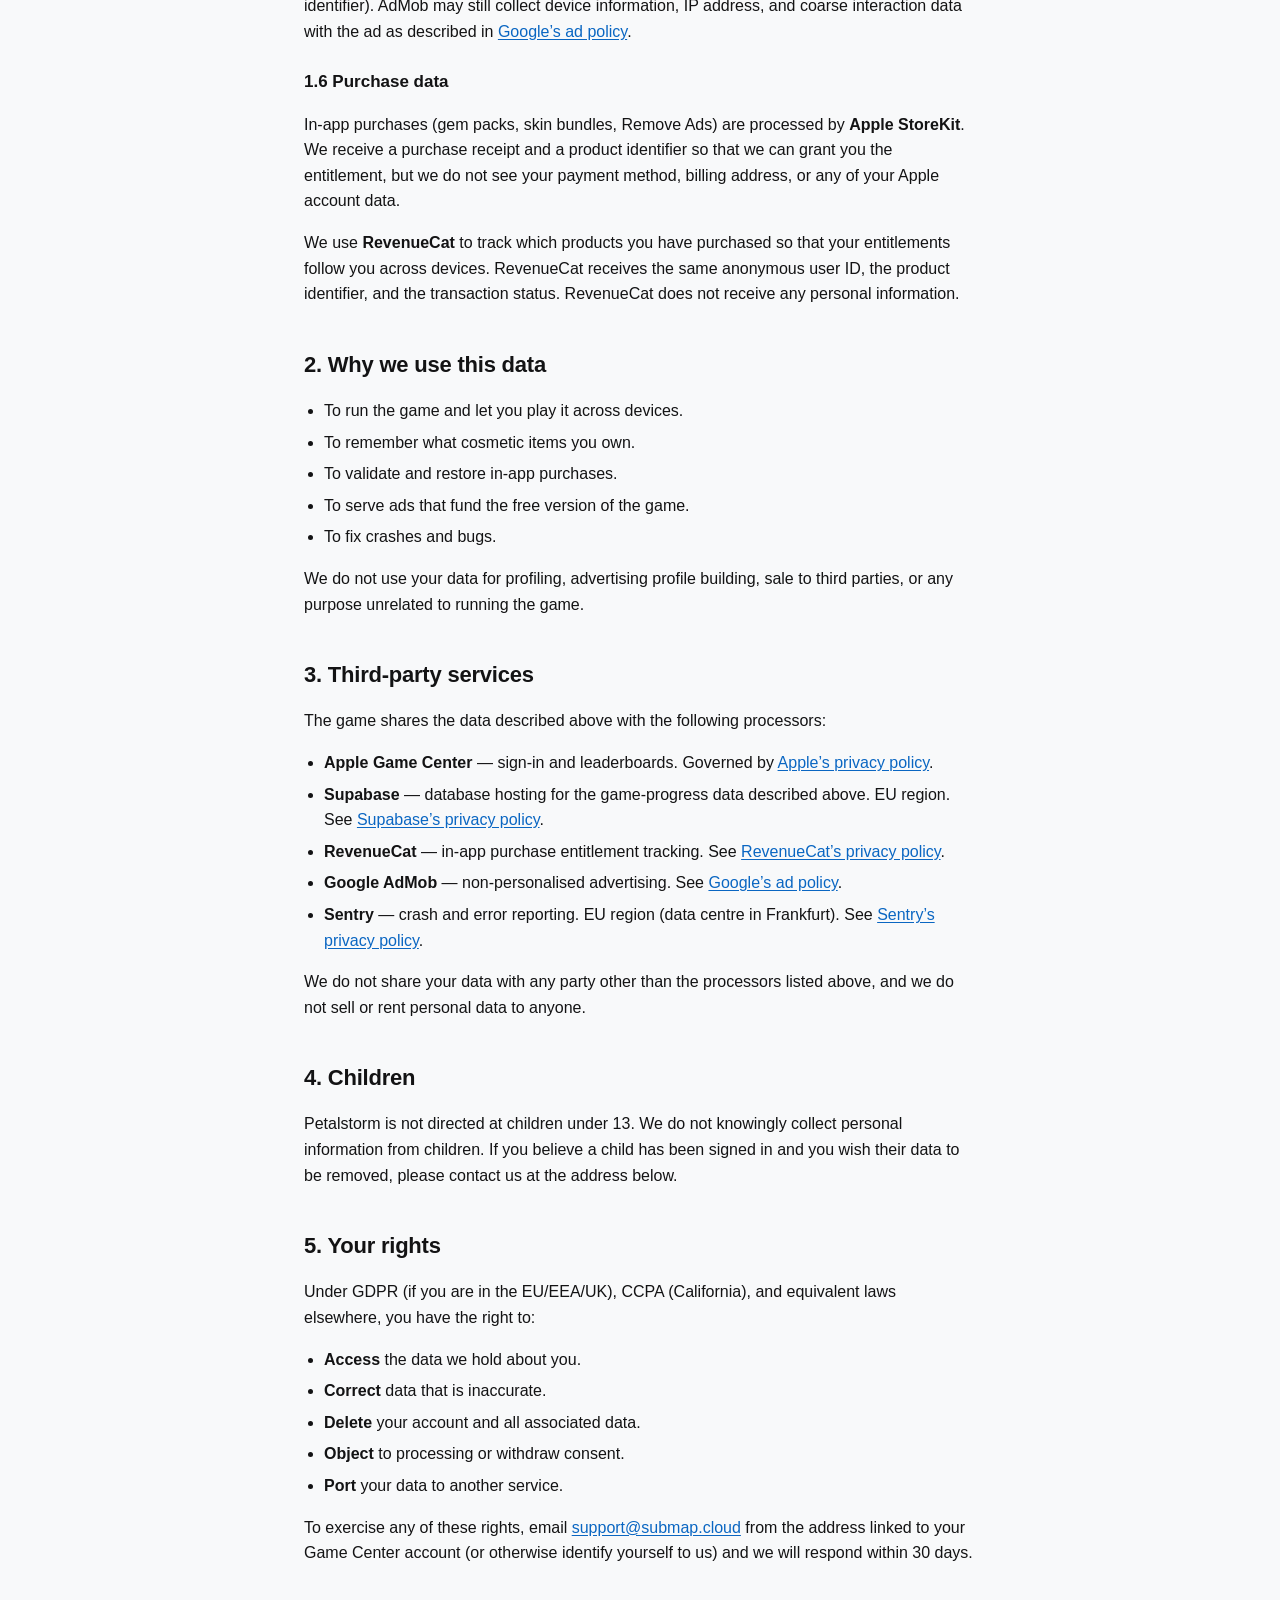
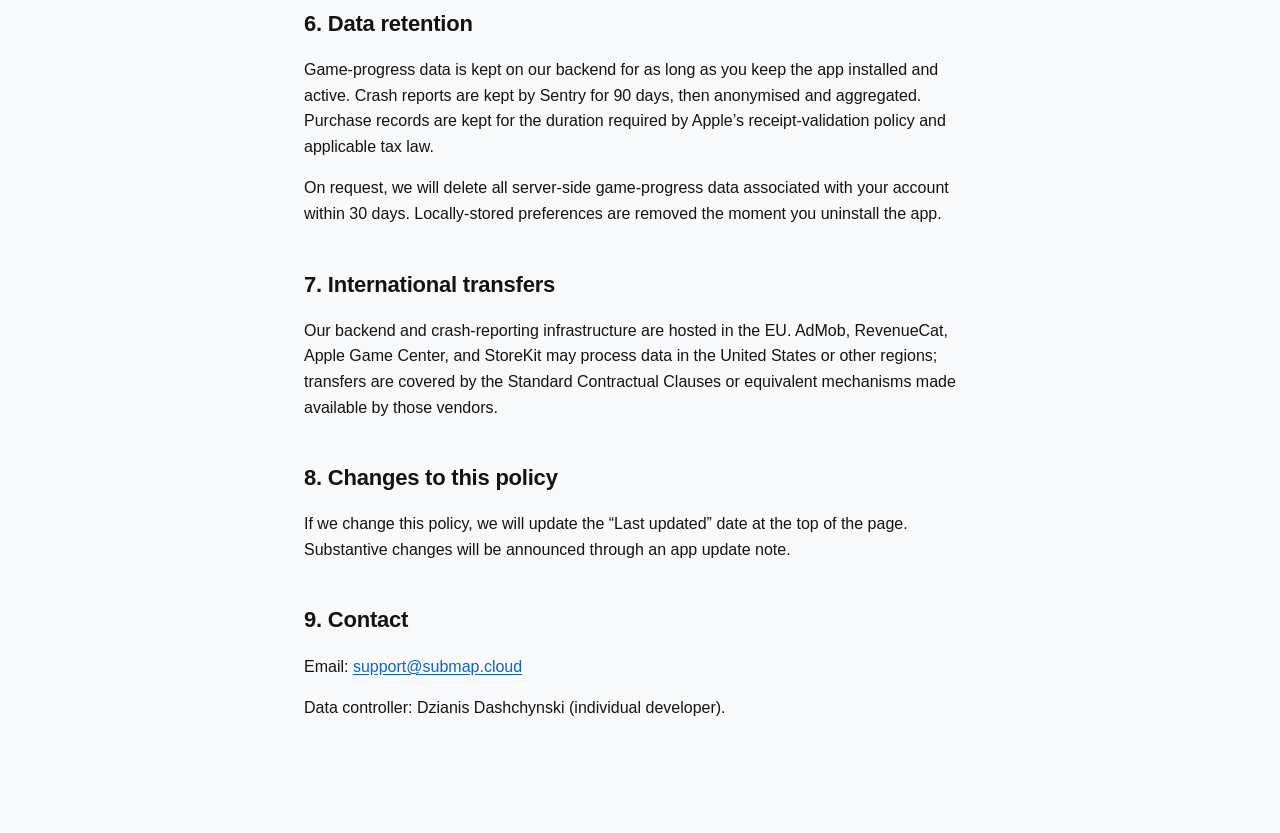
<file: petalstorm/privacy/index.html>
<!doctype html>
<html lang="en">
  <head>
    <meta charset="utf-8" />
    <meta name="viewport" content="width=device-width, initial-scale=1" />
    <title>Privacy Policy — Petalstorm</title>
    <link rel="stylesheet" href="/style.css" />
  </head>
  <body>
    <main>
      <nav class="crumbs"><a href="/">Submap</a> / Petalstorm / Privacy Policy</nav>
      <h1>Privacy Policy</h1>
      <p class="meta">Effective date: 24 May 2026 · Last updated: 24 May 2026</p>

      <p>
        Petalstorm (the &ldquo;app&rdquo;, &ldquo;game&rdquo;) is a casual
        ball-shooter game for iOS. This policy describes what data the
        game collects, why, who it is shared with, and how you can remove
        it. The data controller is <strong>Dzianis Dashchynski</strong>,
        an individual developer.
      </p>

      <h2>1. Data we collect</h2>

      <h3>1.1 Account identifier</h3>
      <p>
        Petalstorm uses <strong>Apple Game Center</strong> for sign-in,
        leaderboards, and progress synchronisation between your devices.
        From Game Center we receive a stable opaque player identifier
        (a random-looking string) that is not your real name, email, or
        Apple ID. We do not request, store, or have access to your
        real-world identity.
      </p>
      <p>
        We map this Game Center identifier to a random anonymous user ID
        stored in our backend so that your progress can follow you to a
        new device.
      </p>

      <h3>1.2 Game-progress data</h3>
      <p>
        Petalstorm stores your in-game progress on our backend so that it
        can be restored on another device. This includes:
      </p>
      <ul>
        <li>Your best score and current run state</li>
        <li>Your balance of in-game gems</li>
        <li>The cosmetic skins you own and the one currently equipped</li>
        <li>Whether you have purchased the &ldquo;Remove Ads&rdquo; option</li>
      </ul>
      <p>
        We do not collect or store any free-text content from you. We do
        not access your contacts, calendar, photos, location, microphone,
        or camera.
      </p>

      <h3>1.3 Device-only data</h3>
      <p>
        Some preferences are stored only on your device and are never sent
        to us: the sound on/off toggle, the language you chose (English or
        Russian), and the timestamp of your last Daily Reward claim. These
        live in your device&rsquo;s local storage and are removed if you
        uninstall the app.
      </p>

      <h3>1.4 Crash reports and diagnostics</h3>
      <p>
        If the app crashes or experiences a non-fatal error, a diagnostic
        report is sent to <strong>Sentry</strong>, our error-tracking
        provider. The report contains the stack trace, the device model,
        the iOS version, the app version, and the anonymous user ID
        described above. It does <em>not</em> contain your gameplay
        actions, your name, your contact info, or your IP address (Sentry
        is configured with the IP-anonymisation setting).
      </p>

      <h3>1.5 Advertising data</h3>
      <p>
        Petalstorm shows two kinds of ads, both served by
        <strong>Google AdMob</strong>:
      </p>
      <ul>
        <li>
          <strong>Rewarded ads</strong> &mdash; you tap a button to watch
          one in exchange for an in-game reward (extra life after game
          over, daily gem).
        </li>
        <li>
          <strong>Interstitial ads</strong> &mdash; a short full-screen ad
          that appears between game runs, no more often than every third
          game over and at least 90 seconds apart. These are disabled
          permanently if you purchase &ldquo;Remove Ads&rdquo;.
        </li>
      </ul>
      <p>
        We have configured AdMob to serve only <strong>non-personalised
        ads</strong>. We do not request the iOS App Tracking Transparency
        permission and we do not have access to your IDFA (advertising
        identifier). AdMob may still collect device information, IP
        address, and coarse interaction data with the ad as described in
        <a href="https://policies.google.com/technologies/ads" rel="noopener" target="_blank">Google&rsquo;s ad policy</a>.
      </p>

      <h3>1.6 Purchase data</h3>
      <p>
        In-app purchases (gem packs, skin bundles, Remove Ads) are
        processed by <strong>Apple StoreKit</strong>. We receive a
        purchase receipt and a product identifier so that we can grant
        you the entitlement, but we do not see your payment method,
        billing address, or any of your Apple account data.
      </p>
      <p>
        We use <strong>RevenueCat</strong> to track which products you
        have purchased so that your entitlements follow you across
        devices. RevenueCat receives the same anonymous user ID, the
        product identifier, and the transaction status. RevenueCat does
        not receive any personal information.
      </p>

      <h2>2. Why we use this data</h2>
      <ul>
        <li>To run the game and let you play it across devices.</li>
        <li>To remember what cosmetic items you own.</li>
        <li>To validate and restore in-app purchases.</li>
        <li>To serve ads that fund the free version of the game.</li>
        <li>To fix crashes and bugs.</li>
      </ul>
      <p>
        We do not use your data for profiling, advertising profile
        building, sale to third parties, or any purpose unrelated to
        running the game.
      </p>

      <h2>3. Third-party services</h2>
      <p>The game shares the data described above with the following processors:</p>
      <ul>
        <li>
          <strong>Apple Game Center</strong> &mdash; sign-in and
          leaderboards. Governed by
          <a href="https://www.apple.com/legal/privacy/" rel="noopener" target="_blank">Apple&rsquo;s privacy policy</a>.
        </li>
        <li>
          <strong>Supabase</strong> &mdash; database hosting for the
          game-progress data described above. EU region. See
          <a href="https://supabase.com/privacy" rel="noopener" target="_blank">Supabase&rsquo;s privacy policy</a>.
        </li>
        <li>
          <strong>RevenueCat</strong> &mdash; in-app purchase entitlement
          tracking. See
          <a href="https://www.revenuecat.com/privacy" rel="noopener" target="_blank">RevenueCat&rsquo;s privacy policy</a>.
        </li>
        <li>
          <strong>Google AdMob</strong> &mdash; non-personalised
          advertising. See
          <a href="https://policies.google.com/technologies/ads" rel="noopener" target="_blank">Google&rsquo;s ad policy</a>.
        </li>
        <li>
          <strong>Sentry</strong> &mdash; crash and error reporting.
          EU region (data centre in Frankfurt). See
          <a href="https://sentry.io/privacy/" rel="noopener" target="_blank">Sentry&rsquo;s privacy policy</a>.
        </li>
      </ul>
      <p>
        We do not share your data with any party other than the
        processors listed above, and we do not sell or rent personal data
        to anyone.
      </p>

      <h2>4. Children</h2>
      <p>
        Petalstorm is not directed at children under 13. We do not
        knowingly collect personal information from children. If you
        believe a child has been signed in and you wish their data to be
        removed, please contact us at the address below.
      </p>

      <h2>5. Your rights</h2>
      <p>
        Under GDPR (if you are in the EU/EEA/UK), CCPA (California), and
        equivalent laws elsewhere, you have the right to:
      </p>
      <ul>
        <li><strong>Access</strong> the data we hold about you.</li>
        <li><strong>Correct</strong> data that is inaccurate.</li>
        <li><strong>Delete</strong> your account and all associated data.</li>
        <li><strong>Object</strong> to processing or withdraw consent.</li>
        <li><strong>Port</strong> your data to another service.</li>
      </ul>
      <p>
        To exercise any of these rights, email
        <a href="mailto:support@submap.cloud">support@submap.cloud</a>
        from the address linked to your Game Center account (or otherwise
        identify yourself to us) and we will respond within 30 days.
      </p>

      <h2>6. Data retention</h2>
      <p>
        Game-progress data is kept on our backend for as long as you keep
        the app installed and active. Crash reports are kept by Sentry
        for 90 days, then anonymised and aggregated. Purchase records are
        kept for the duration required by Apple&rsquo;s receipt-validation
        policy and applicable tax law.
      </p>
      <p>
        On request, we will delete all server-side game-progress data
        associated with your account within 30 days. Locally-stored
        preferences are removed the moment you uninstall the app.
      </p>

      <h2>7. International transfers</h2>
      <p>
        Our backend and crash-reporting infrastructure are hosted in the
        EU. AdMob, RevenueCat, Apple Game Center, and StoreKit may
        process data in the United States or other regions; transfers
        are covered by the Standard Contractual Clauses or equivalent
        mechanisms made available by those vendors.
      </p>

      <h2>8. Changes to this policy</h2>
      <p>
        If we change this policy, we will update the &ldquo;Last
        updated&rdquo; date at the top of the page. Substantive changes
        will be announced through an app update note.
      </p>

      <h2>9. Contact</h2>
      <p>
        Email: <a href="mailto:support@submap.cloud">support@submap.cloud</a>
      </p>
      <p>
        Data controller: Dzianis Dashchynski (individual developer).
      </p>
    </main>
  </body>
</html>
</file>
<file: style.css>
:root {
  color-scheme: light dark;
  --bg: #f8f9fa;
  --fg: #131314;
  --muted: #6b6b70;
  --border: #e9ecef;
  --link: #0a66c2;
}
@media (prefers-color-scheme: dark) {
  :root {
    --bg: #131314;
    --fg: #f8f9fa;
    --muted: #b6b6bd;
    --border: #2a2a2d;
    --link: #66b3ff;
  }
}
* { box-sizing: border-box; }
html, body {
  background: var(--bg);
  color: var(--fg);
  font: 16px/1.6 -apple-system, BlinkMacSystemFont, "Inter", "Segoe UI", Roboto, "Helvetica Neue", Arial, sans-serif;
  margin: 0;
  padding: 0;
  -webkit-text-size-adjust: 100%;
}
main {
  max-width: 720px;
  margin: 0 auto;
  padding: 64px 24px 96px;
}
h1 {
  font-size: 32px;
  letter-spacing: -0.02em;
  margin: 0 0 8px;
}
h2 {
  font-size: 22px;
  letter-spacing: -0.01em;
  margin: 40px 0 12px;
}
h3 {
  font-size: 17px;
  margin: 24px 0 8px;
  color: var(--fg);
}
p, li { color: var(--fg); }
.muted, .contact, .meta { color: var(--muted); }
.meta { font-size: 14px; margin-top: 4px; }
ul { padding-left: 20px; }
li { margin-bottom: 6px; }
a { color: var(--link); text-decoration: underline; text-underline-offset: 2px; }
a:hover { text-decoration-thickness: 2px; }
hr {
  border: 0;
  border-top: 1px solid var(--border);
  margin: 32px 0;
}
.contact {
  margin-top: 48px;
  padding-top: 24px;
  border-top: 1px solid var(--border);
  font-size: 14px;
}
nav.crumbs {
  font-size: 14px;
  color: var(--muted);
  margin-bottom: 24px;
}
nav.crumbs a { color: var(--muted); }
</file>
